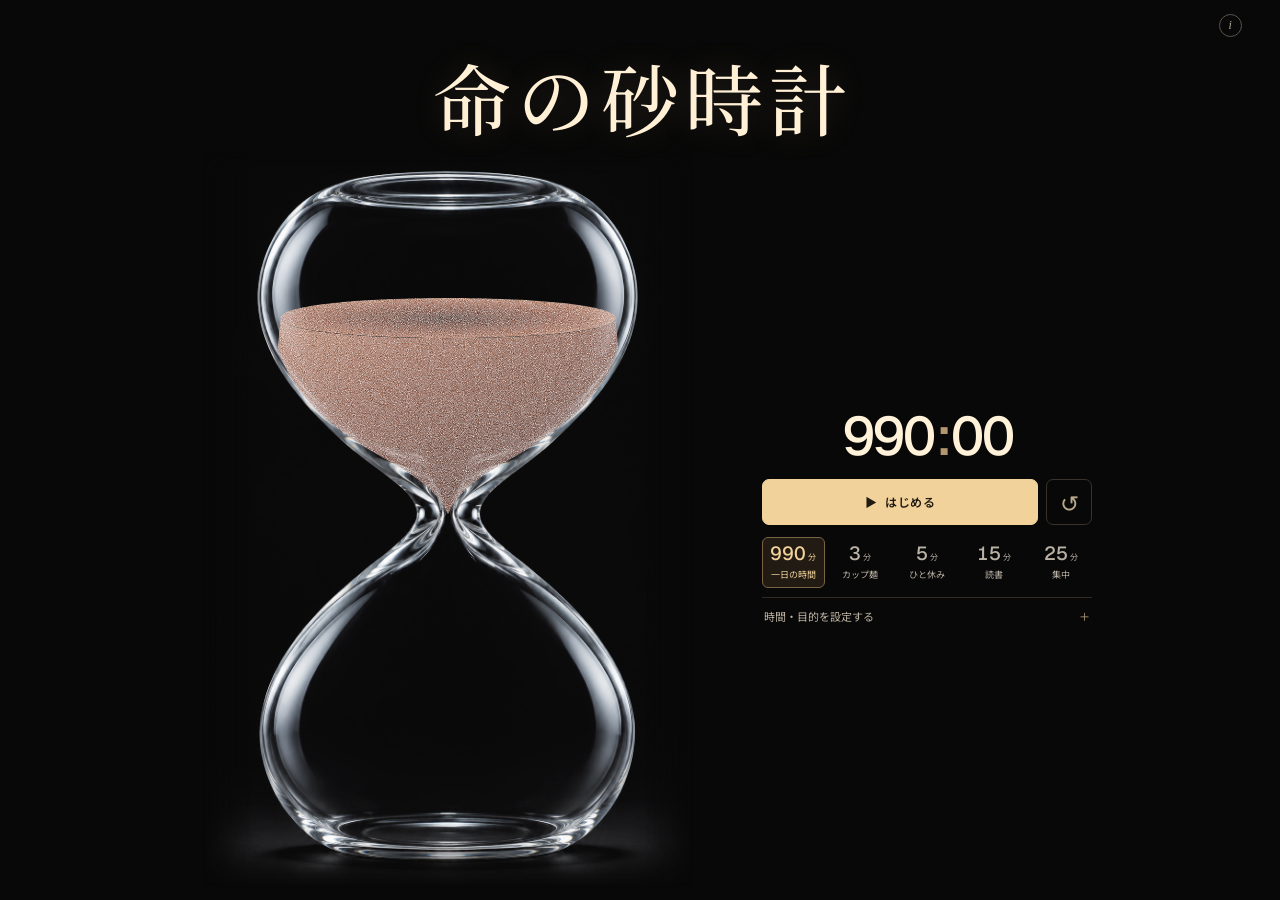
<file: index.html>
<!doctype html><html lang="ja"><head>
<meta charset="utf-8">
<!-- Google Analytics -->
<script async src="https://www.googletagmanager.com/gtag/js?id=G-BJPTZ7E1JW"></script>
<script>
  window.dataLayer = window.dataLayer || [];
  function gtag() { window.dataLayer.push(arguments); }
  gtag('js', new Date());
  gtag('config', 'G-BJPTZ7E1JW', {
    allow_google_signals: false,
    allow_ad_personalization_signals: false
  });
</script>
<meta name="viewport" content="width=device-width,initial-scale=1">
<meta name="theme-color" content="#080808">
<title>命の砂時計｜無料のオンライン砂時計タイマー</title>
<meta name="description" content="命の砂時計は、ガラスの中を流れる砂で時間を測る無料のオンライン砂時計タイマーです。初期設定は990分。カップ麺の3分や集中の25分など、1〜990分で設定できます。">
<link rel="canonical" href="https://hourglass.toyota.im/">
<meta property="og:type" content="website">
<meta property="og:locale" content="ja_JP">
<meta property="og:title" content="命の砂時計｜無料のオンライン砂時計タイマー">
<meta property="og:description" content="命の砂時計は、ガラスの中を流れる砂で時間を測る無料のオンライン砂時計タイマーです。初期設定は990分。カップ麺の3分や集中の25分など、1〜990分で設定できます。">
<meta property="og:url" content="https://hourglass.toyota.im/">
<meta property="og:image" content="https://hourglass.toyota.im/assets/hourglass-glass-only.png">
<meta property="og:image:alt" content="透明なガラスの砂時計">
<link rel="stylesheet" href="style.css?v=14">
</head><body>
<header><h1 class="page-title"><a href="./" class="brand">命の砂時計</a></h1><button id="aboutOpen" class="about-button" aria-label="この砂時計について">i</button></header>
<main><section class="instrument" aria-label="砂時計タイマー"><button id="glassButton" class="glass" aria-label="砂時計を開始・一時停止（拡大中は下の開始ボタンを使用）"><img src="assets/hourglass-glass-only.png" width="1024" height="1536" alt="丸みのある透明なガラスだけの砂時計" fetchpriority="high"><svg viewBox="0 0 1024 1536" aria-hidden="true"><defs><linearGradient id="sand" x1=".15" y1="0" x2=".82" y2="1">
  <stop stop-color="#c38c72"/><stop offset=".37" stop-color="#9e6852"/>
  <stop offset=".78" stop-color="#774938"/><stop offset="1" stop-color="#b67a5e"/>
</linearGradient>
<radialGradient id="sandSurface" cx="49%" cy="52%" r="57%">
  <stop stop-color="#624033"/><stop offset=".23" stop-color="#80513f"/>
  <stop offset=".64" stop-color="#a96e56"/><stop offset="1" stop-color="#cd977a"/>
</radialGradient>
<linearGradient id="sandSlope" x1=".25" y1="0" x2=".72" y2="1">
  <stop stop-color="#d2a084"/><stop offset=".42" stop-color="#ae755d"/>
  <stop offset=".82" stop-color="#81503e"/><stop offset="1" stop-color="#a16c53"/>
</linearGradient>
<filter id="grain">
  <feTurbulence type="fractalNoise" baseFrequency=".52" numOctaves="3" seed="12"/>
  <feColorMatrix type="saturate" values="0"/>
  <feComponentTransfer>
    <feFuncR type="linear" slope="1.8" intercept="-.4"/>
    <feFuncG type="linear" slope="1.8" intercept="-.4"/>
    <feFuncB type="linear" slope="1.8" intercept="-.4"/>
  </feComponentTransfer>
  <feBlend in="SourceGraphic" mode="soft-light" result="textured"/>
  <feComposite in="textured" in2="SourceGraphic" operator="in"/>
</filter><clipPath id="upper"><path d="M330 135C206 143 140 225 144 335C150 473 238 562 382 642C462 685 497 722 512 757C527 722 562 685 642 642C786 562 874 473 880 335C884 225 818 143 694 135Z"/></clipPath><clipPath id="lower"><path d="M512 778C480 833 401 865 312 935C205 1019 142 1126 146 1238C149 1324 189 1393 278 1410Q512 1440 746 1410C835 1393 875 1324 878 1238C882 1126 819 1019 712 935C623 865 544 833 512 778Z"/></clipPath></defs><g clip-path="url(#upper)"><path id="topSand" fill="url(#sand)" filter="url(#grain)"/><path id="surface" fill="url(#sandSurface)" filter="url(#grain)"/></g><g clip-path="url(#lower)"><path id="bottomSand" fill="url(#sandSlope)" filter="url(#grain)"/><path id="stream" stroke="#d8c295" stroke-width="2" stroke-dasharray="2 6"/></g></svg><canvas id="particles" width="1024" height="1536" aria-hidden="true"></canvas><img class="reflection" src="assets/hourglass-glass-only.png" width="1024" height="1536" alt="" aria-hidden="true"></button></section>
<section class="controls" aria-label="タイマー操作"><p id="state" class="sr-only">準備ができました</p><div id="time" class="time" role="timer" aria-label="残り990分">990<span>:</span>00</div><p id="sessionLabel" class="session-label"></p><p id="announcement" class="sr-only" aria-live="polite"></p><div class="actions"><button id="start" class="primary">▶ <span>はじめる</span></button><button id="reset" class="reset" aria-label="タイマーをリセット">↺</button></div>
<div class="presets" id="presets" aria-label="時間を選ぶ"><button data-min="990"><b>990<span>分</span></b><small>一日の時間</small></button><button data-min="3"><b>3<span>分</span></b><small>カップ麺</small></button><button data-min="5"><b>5<span>分</span></b><small>ひと休み</small></button><button data-min="15"><b>15<span>分</span></b><small>読書</small></button><button data-min="25"><b>25<span>分</span></b><small>集中</small></button></div>
<details class="options"><summary>時間・目的を設定する <span>＋</span></summary><div class="option-content"><label class="custom" for="minutes">時間<div><input type="number" id="minutes" min="1" max="990" step="1" value="990" inputmode="numeric" aria-describedby="validation"><span>分</span></div></label><p id="validation" class="validation" aria-live="polite"></p><label for="purpose" class="purpose-label">何に時間を使いますか？ <span>任意</span></label><input id="purpose" placeholder="例：読書、自分を整える" maxlength="60"><div class="option-bottom"><label><input type="checkbox" id="sound"> 終了音</label><button id="special" class="text-button">990分に戻す</button></div><p class="hint">カップ麺は商品の指定時間に合わせて変更できます。</p></div></details></section></main>
<dialog id="about"><button id="aboutClose" class="close" aria-label="閉じる">✕</button><h2>命の砂時計</h2><p>限りある時間を何に捧げるか。その考え方に共感して生まれた、静かなタイマーです。</p><p>熊谷正寿氏が会見で語った「命の砂時計」に着想を得ています。990分は、睡眠を除いた一日の時間という考え方に由来します。</p><p>小さなことでも、あなたにとって大切なことに。</p><p class="hint">GMOグループおよび熊谷氏とは関係のない個人制作です。設定はこのブラウザ内に保存されます。アクセス状況の把握に Google Analytics を使用しています。画面を閉じた状態での終了通知は保証されません。再読み込みで計測はリセットされます。</p><a href="https://www.itmedia.co.jp/business/articles/2611/07/news006.html" target="_blank" rel="noopener">着想の背景を読む ↗</a><p><a href="ios/">iOS版のサポートとプライバシー</a></p></dialog><script type="module" src="app.js?v=10"></script><script type="module" src="scene.js?v=10"></script></body></html>
</file>
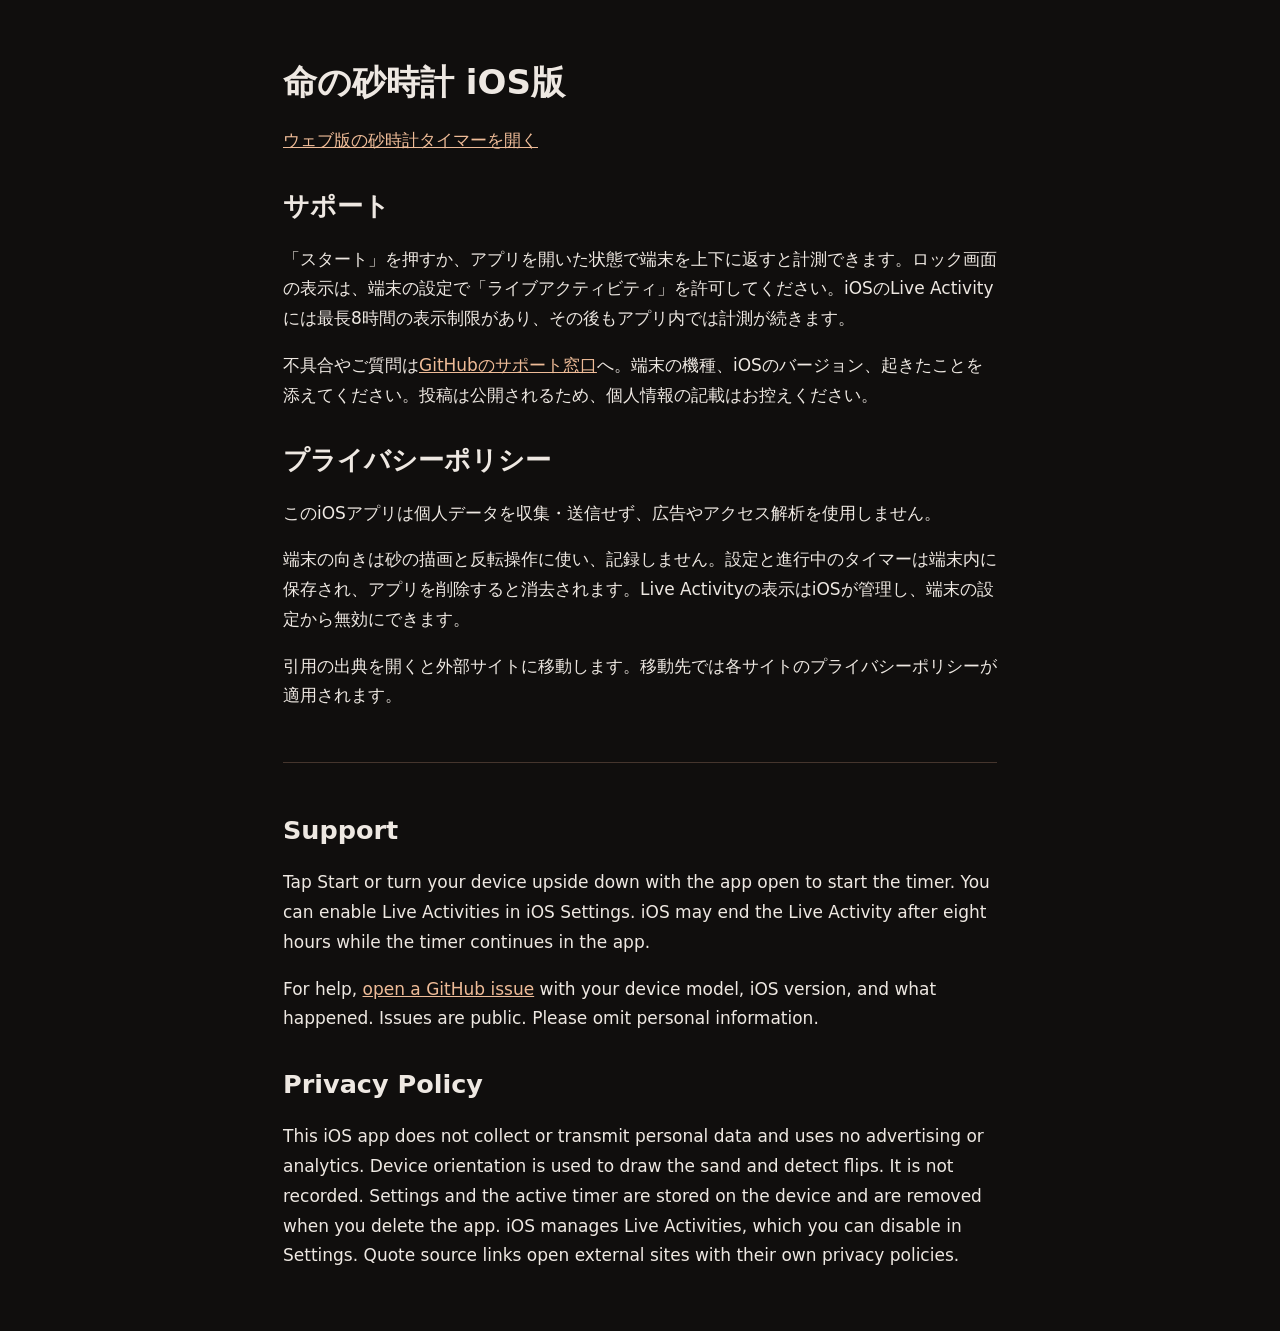
<file: ios/index.html>
<!doctype html>
<html lang="ja">
<meta charset="utf-8">
<meta name="viewport" content="width=device-width, initial-scale=1">
<link rel="canonical" href="https://hourglass.toyota.im/ios/">
<meta name="description" content="命の砂時計 iOS版の使い方、Live Activityの設定、問い合わせ先、プライバシーポリシー。">
<title>命の砂時計 iOS版 — サポートとプライバシー</title>
<style>
:root{color-scheme:dark;background:#100e0d;color:#eee8e2;font:17px/1.75 system-ui,sans-serif}
main{width:min(42rem,calc(100% - 2.5rem));margin:3.5rem auto} h1,h2{line-height:1.3} h2{margin-top:2rem} a{color:#efbc98} hr{border:0;border-top:1px solid #45352d;margin:3rem 0}
</style>
<main>
<h1>命の砂時計 iOS版</h1>
<p><a href="/">ウェブ版の砂時計タイマーを開く</a></p>
<section id="support">
<h2>サポート</h2>
<p>「スタート」を押すか、アプリを開いた状態で端末を上下に返すと計測できます。ロック画面の表示は、端末の設定で「ライブアクティビティ」を許可してください。iOSのLive Activityには最長8時間の表示制限があり、その後もアプリ内では計測が続きます。</p>
<p>不具合やご質問は<a href="https://github.com/tooyotta/inochi-hourglass/issues/new">GitHubのサポート窓口</a>へ。端末の機種、iOSのバージョン、起きたことを添えてください。投稿は公開されるため、個人情報の記載はお控えください。</p>
</section>
<section id="privacy">
<h2>プライバシーポリシー</h2>
<p>このiOSアプリは個人データを収集・送信せず、広告やアクセス解析を使用しません。</p>
<p>端末の向きは砂の描画と反転操作に使い、記録しません。設定と進行中のタイマーは端末内に保存され、アプリを削除すると消去されます。Live Activityの表示はiOSが管理し、端末の設定から無効にできます。</p>
<p>引用の出典を開くと外部サイトに移動します。移動先では各サイトのプライバシーポリシーが適用されます。</p>
</section>
<hr>
<div lang="en">
<h2>Support</h2>
<p>Tap Start or turn your device upside down with the app open to start the timer. You can enable Live Activities in iOS Settings. iOS may end the Live Activity after eight hours while the timer continues in the app.</p>
<p>For help, <a href="https://github.com/tooyotta/inochi-hourglass/issues/new">open a GitHub issue</a> with your device model, iOS version, and what happened. Issues are public. Please omit personal information.</p>
<h2>Privacy Policy</h2>
<p>This iOS app does not collect or transmit personal data and uses no advertising or analytics. Device orientation is used to draw the sand and detect flips. It is not recorded. Settings and the active timer are stored on the device and are removed when you delete the app. iOS manages Live Activities, which you can disable in Settings. Quote source links open external sites with their own privacy policies.</p>
</div>
</main>
</html>
</file>
<file: style.css>
@import url('https://fonts.googleapis.com/css2?family=Geist:wght@400;500;600&family=Noto+Sans+JP:wght@400;500;600&family=Noto+Serif+JP:wght@400;500&display=swap');
:root{color-scheme:dark;--bg:#080808;--ink:#e8e3d9;--muted:#99948a;--gold:#c4aa7d}*{box-sizing:border-box}body{margin:0;background:var(--bg);color:var(--ink);font:12px 'Noto Sans JP',sans-serif;-webkit-font-smoothing:antialiased}button,input{font:inherit}button{cursor:pointer}button:focus-visible,input:focus-visible,summary:focus-visible,a:focus-visible{outline:2px solid var(--gold);outline-offset:6px}button:disabled,input:disabled{opacity:.4;cursor:default}header{height:80px;padding:0 46px;display:flex;align-items:center;justify-content:space-between;position:relative;z-index:2}.brand{font:15px 'Noto Serif JP',serif;letter-spacing:.2em;color:#d2c9b7;text-decoration:none}.about-button{border:1px solid #5a554b;background:none;color:#b3aa99;font:italic 12px Georgia,serif;border-radius:50%;width:23px;height:23px}main{margin:0 auto;width:min(100%,1000px);display:grid;grid-template-columns:520px 330px;gap:54px;align-items:center;justify-content:center;padding:0 30px}.instrument{min-width:0}.glass{display:block;position:relative;border:0;padding:0;width:100%;background:#080808;isolation:isolate;overflow:hidden}.glass>img{display:block;width:100%;height:auto}.glass svg,.glass .reflection{position:absolute;inset:0;width:100%;height:100%;pointer-events:none}.glass>img:first-child{mix-blend-mode:lighten}.glass svg{z-index:1}.glass .reflection{z-index:2;mix-blend-mode:screen;opacity:.65}.glass:after{content:'';position:absolute;inset:0;z-index:3;pointer-events:none;box-shadow:inset 22px 0 20px -15px #080808,inset -22px 0 20px -15px #080808,inset 0 15px 20px -15px #080808,inset 0 -25px 25px -15px #080808}.controls{text-align:center;padding:20px 0}.state{color:#a49b89;font-size:10px;letter-spacing:.09em;margin:0 0 16px}.time{font:54px Georgia,serif;font-variant-numeric:tabular-nums;letter-spacing:.07em;line-height:1.15;color:#e9e2d4}.time span{color:#706650;padding:0 3px}.session-label{color:#9c9383;font-size:10px;min-height:20px;line-height:1.9;margin:15px 0 29px;overflow-wrap:anywhere}.actions{display:flex;justify-content:center;gap:12px}.primary{border:1px solid #a88c5e;border-radius:5px;background:linear-gradient(180deg,#d1b887,#b39562);color:#201b12;min-width:195px;height:47px;font-weight:500;letter-spacing:.12em;box-shadow:inset 0 1px 0 #fff3,0 3px 8px #0008}.primary span{margin-left:9px}.primary:hover{filter:brightness(1.1)}.primary:active,.reset:active{transform:translateY(1px)}.reset{background:transparent;border:1px solid #393329;color:#b7a98d;border-radius:5px;width:47px;height:47px;font-size:23px}.presets{margin:39px -8px 0;display:grid;grid-template-columns:repeat(5,1fr);gap:2px}.presets button{border:1px solid transparent;border-radius:5px;padding:11px 2px;background:transparent;color:#918a7d;position:relative}.presets b{font:21px Georgia,serif;display:block;white-space:nowrap}.presets b span{font:8px 'Noto Sans JP',sans-serif;margin-left:3px}.presets small{font-size:8px;display:block;margin-top:7px}.presets .selected{color:#e1c796;background:#c4aa7d08;border-color:#786443}.presets button:hover:not(:disabled){color:#e1c796;background:#c4aa7d08}.options{margin-top:27px;border-top:1px solid #27241f;text-align:left}.options summary{list-style:none;cursor:pointer;padding:17px 2px;color:#9e9687;font-size:10px;display:flex;justify-content:space-between}.options summary::-webkit-details-marker{display:none}.options summary span{color:#b9a37c}.options[open] summary span{transform:rotate(45deg)}.option-content{padding:4px 2px 10px}.custom{display:flex;justify-content:space-between;align-items:center;font-size:10px;color:#b4ac9e}.custom>div{display:flex;align-items:center;gap:9px}input[type=number]{width:75px;text-align:center}input[type=number],#purpose{border:1px solid #39342a;border-radius:4px;background:#11110f;color:#dcd2bf;padding:10px}input::placeholder{color:#6d695f}.purpose-label{display:flex;justify-content:space-between;color:#b4ac9e;font-size:10px;margin:11px 0}.purpose-label span{color:#716c61;font-size:9px}#purpose{width:100%;font-size:11px}.validation{color:#e1a693;font-size:10px;min-height:8px;margin:4px 0}.option-bottom{display:flex;align-items:center;justify-content:space-between;margin-top:16px;font-size:10px;color:#a49a88}.option-bottom label{display:flex;align-items:center;gap:6px}input[type=checkbox]{accent-color:#bda16e}.text-button{background:none;border:0;color:#ac9875;font-size:10px;padding:5px}.hint{font-size:9px;line-height:1.9;color:#7e776a}.option-content .hint{margin-top:15px}.sr-only{position:absolute;width:1px;height:1px;overflow:hidden;clip:rect(0,0,0,0)}#stream{display:none}.running #stream{display:block;animation:fall .5s linear infinite}@keyframes fall{to{stroke-dashoffset:-16}}dialog{width:calc(100% - 40px);max-width:450px;border:1px solid #494031;border-radius:9px;padding:36px;background:#141310;color:#d4cbb8;box-shadow:0 30px 90px #000a}dialog::backdrop{background:#000b;backdrop-filter:blur(7px)}dialog h2{font:23px 'Noto Serif JP',serif;letter-spacing:.1em;margin:5px 0 25px}dialog p{font-size:12px;line-height:2.2;color:#aca391}dialog a{color:#c6ac7e;font-size:10px}.close{position:absolute;right:15px;top:13px;color:#a49a87;border:0;background:none;padding:8px}
@media(min-width:1100px){main{min-height:calc(100svh - 145px)}.glass{max-width:460px;margin:auto}}
@media(max-width:900px) and (min-width:601px){main{grid-template-columns:minmax(0,430px) 290px;gap:15px;padding:0 24px}.time{font-size:48px}.presets b{font-size:19px}}
@media(max-width:600px){header{height:60px;padding:0 24px}.brand{font-size:13px}main{display:flex;flex-direction:column;gap:0;padding:0 25px;max-width:420px}.instrument{width:100%;display:flex;justify-content:center}.glass{width:min(100%,285px);margin-top:-3px}.controls{width:100%;padding:0 0 15px;margin-top:-6px;position:relative;z-index:3}.state{font-size:9px;margin:0 0 9px}.time{font-size:45px}.session-label{margin:10px 0 21px;font-size:10px}.primary{height:45px;min-width:190px;font-size:11px}.reset{height:45px;width:45px}.presets{margin:25px -5px 0}.presets b{font-size:21px}.presets button{padding:10px 2px}.options{margin-top:19px}}
@media(max-width:600px) and (max-height:780px){.glass{width:235px}.state{margin-bottom:6px}.time{font-size:40px}.session-label{margin-bottom:16px}.presets{margin-top:18px}header{height:54px}}
@media(prefers-reduced-motion:reduce){*,*::before,*::after{animation:none!important;transition:none!important}}
/* Frameless glass; the photograph, reservoirs and particles scale as one object. */
.instrument{position:relative;overflow:hidden;touch-action:pan-y}.glass{transform-origin:50% 48%;will-change:transform;touch-action:none;user-select:none;-webkit-user-select:none}.glass img{pointer-events:none;-webkit-user-drag:none}.glass canvas{position:absolute;inset:0;width:100%;height:100%;z-index:2;pointer-events:none}.glass .reflection{z-index:3;opacity:.48}.zoom-tools{position:relative;z-index:5;display:flex;align-items:center;justify-content:center;gap:15px;margin-top:0}.zoom-tools button{border:1px solid #302c24;color:#b4aa96;background:#10100ecc;min-width:30px;height:29px;border-radius:4px;font-size:15px}.zoom-tools #zoomReset{font:10px 'Noto Sans JP',sans-serif;width:49px;border-color:transparent;background:transparent;letter-spacing:.03em}.zoom-hint{position:relative;z-index:5;color:#7e776b;font-size:8px;text-align:center;letter-spacing:.03em;margin:8px 0 12px;pointer-events:none}.glass svg #stream{display:none!important}@media(min-width:1100px){.glass{max-width:430px}}@media(max-width:600px){.instrument{display:block}.glass{margin:0 auto;max-width:265px}.controls{margin-top:12px}.zoom-hint{margin-bottom:0}.zoom-tools{margin-top:4px}}@media(max-width:600px) and (max-height:780px){.glass{width:215px}.controls{margin-top:10px}.zoom-hint{font-size:7px}}
header {
  height: auto;
  justify-content: center;
  padding: clamp(26px, 4vw, 54px) 44px 10px;
}

.page-title {
  margin: 0;
  text-align: center;
}

.brand {
  display: block;
  font-size: clamp(34px, 10vw, 78px);
  font-weight: 500;
  line-height: 1.16;
  letter-spacing: .08em;
  padding-inline-start: .08em;
  color: #fff0d6;
  text-shadow: 0 0 32px #c4aa7d30;
  white-space: nowrap;
}

.about-button {
  position: absolute;
  right: clamp(12px, 3vw, 46px);
  top: 14px;
}

@media (min-width: 1100px) {
  main { min-height: calc(100svh - 220px); }
}

@media (max-width: 600px) {
  header {
    padding-block: 16px 6px;
  }

  .glass {
    width: min(100%, clamp(150px, calc((100svh - 405px) / 1.5), 265px));
  }

  .zoom-hint {
    margin-top: 5px;
  }

  .controls {
    margin-top: 8px;
    padding-bottom: 8px;
  }

  .state { margin-bottom: 5px; }
  .session-label { margin: 6px 0 12px; }
  .presets { margin-top: 12px; }
  .presets button { padding-block: 7px; }
  .presets small { margin-top: 4px; }
  .options { margin-top: 10px; }
  .options summary { padding-block: 12px; }
}

body {
  background: var(--bg);
}

.instrument {
  isolation: isolate;
}

.glass {
  mask-image: linear-gradient(to right, transparent, #000 10%, #000 90%, transparent),
              linear-gradient(to bottom, transparent, #000 3%, #000 94%, transparent);
  mask-composite: intersect;
}

.glass::after {
  content: none;
}

.controls {
  width: min(100%, 350px);
  margin-inline: auto;
}

.time {
  font-family: 'Geist', 'Noto Sans JP', sans-serif;
  font-weight: 500;
  font-feature-settings: "tnum", "zero" 0;
  letter-spacing: -.045em;
  color: #fff2d9;
}

.time span {
  padding-inline: 2px;
  color: #b2966f;
}

.actions {
  display: grid;
  grid-template-columns: minmax(0, 1fr) 46px;
  gap: 8px;
}

.primary, .reset {
  display: grid;
  place-content: center;
  grid-auto-flow: column;
  align-items: center;
  gap: 8px;
  width: 100%;
  min-width: 0;
  height: 46px;
  border-radius: 7px;
}

.primary {
  background: #f2d29b;
  border-color: #f2d29b;
  box-shadow: none;
  font-weight: 600;
  font-size: 12px;
  letter-spacing: .04em;
}

.primary span { margin: 0; }

.running .primary {
  color: #ffdda6;
  background: #201a11;
  border-color: #796343;
}

.presets {
  margin: 12px 0 0;
  grid-template-columns: repeat(5, minmax(0, 1fr));
  gap: 4px;
}

.presets button {
  border-radius: 6px;
  min-height: 48px;
  padding: 6px 0;
  color: #bab2a5;
}

.presets b {
  font: 500 19px/1 'Geist', 'Noto Sans JP', sans-serif;
  font-variant-numeric: tabular-nums;
}

.presets b span { margin-left: 2px; }
.presets small { font-size: 9px; margin-top: 5px; }

.presets .selected {
  border-color: #796343;
  color: #f2d29b;
  background: #211b13;
}

.options {
  margin-top: 9px;
  border-color: #302a22;
}

.options summary {
  padding: 10px 2px;
  align-items: center;
  font-size: 11px;
  color: #bcb2a2;
}

@media (max-width: 600px) {
  .glass {
    width: min(100%, clamp(150px, calc((100svh - 305px) / 1.5), 325px));
    max-width: none;
  }

  .controls {
    margin-top: 0;
  }

  .time { font-size: clamp(38px, 12vw, 51px); }
}

@media (min-width: 1100px) {
  .glass { max-width: min(490px, calc((100svh - 160px) / 1.5)); }
}

.session-label:empty {
  display: none;
}

.time {
  margin-bottom: 12px;
}
</file>
